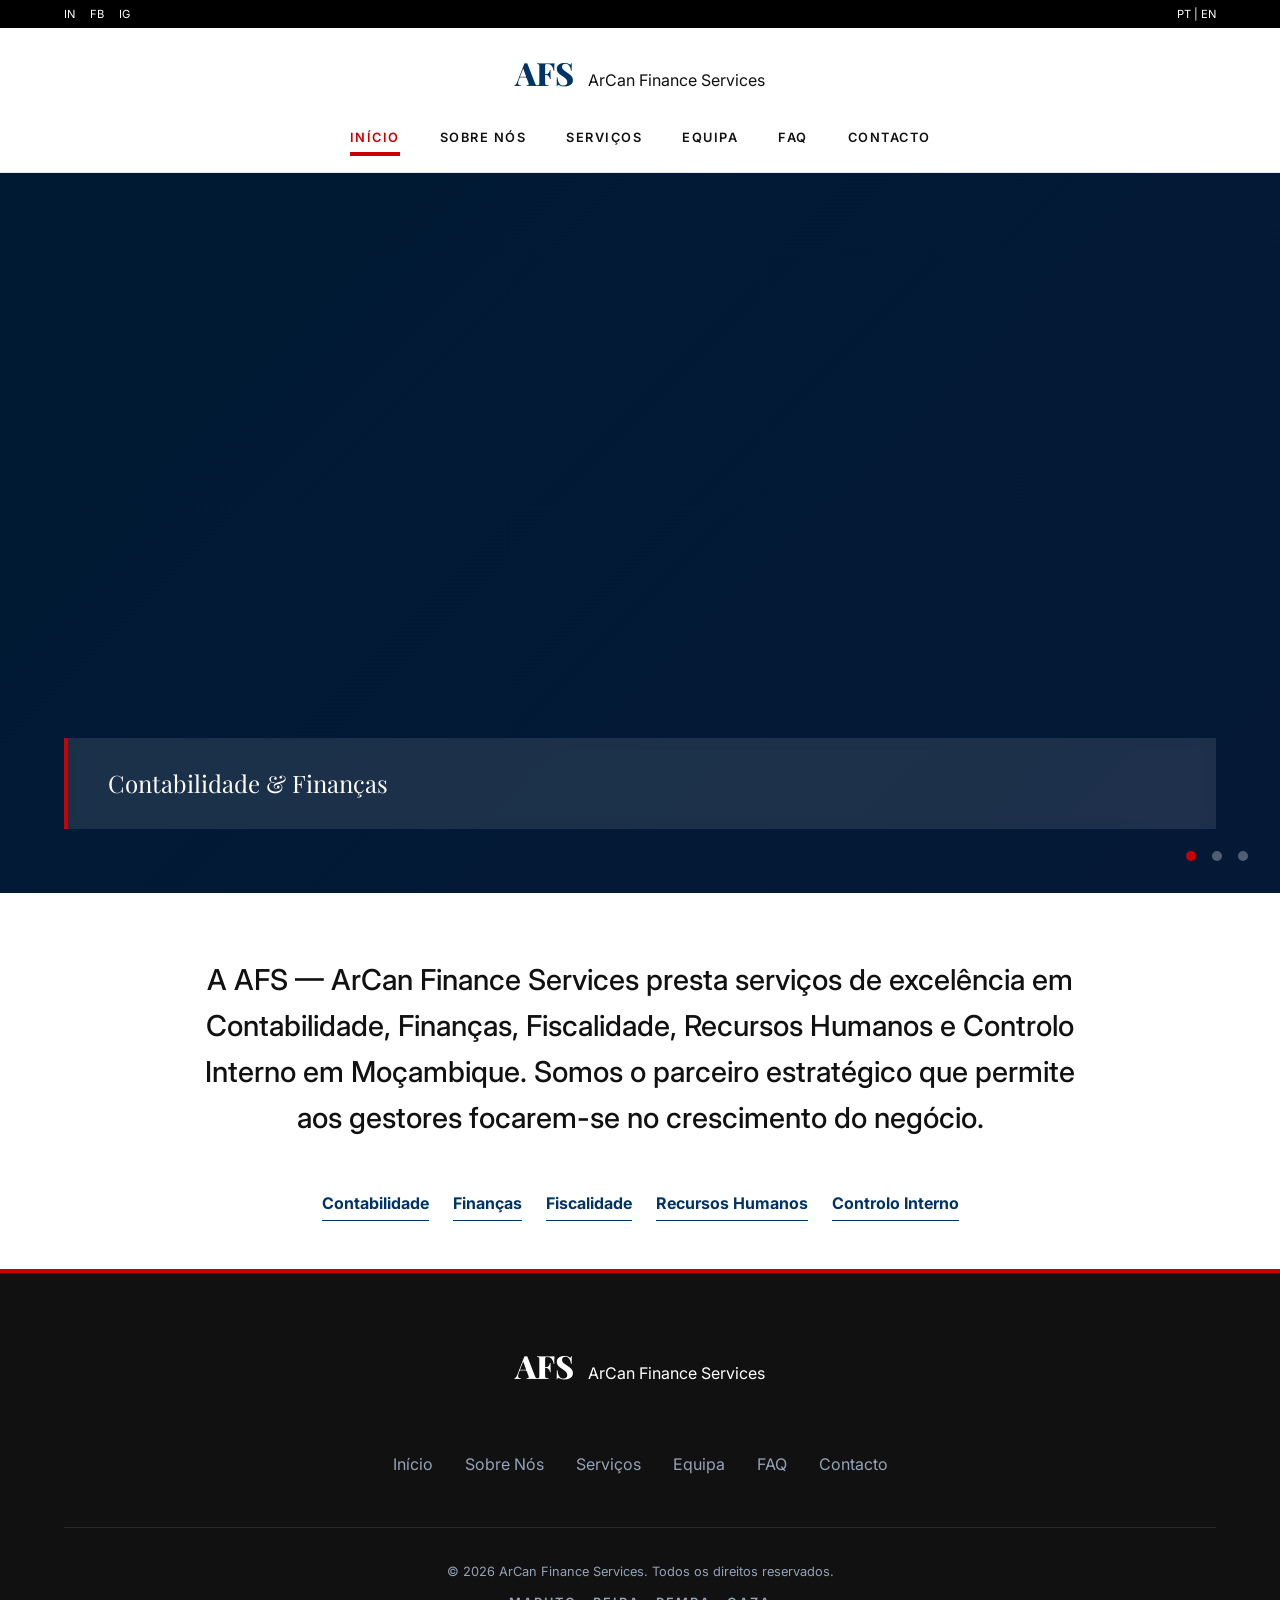
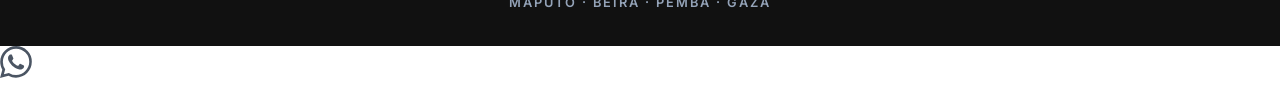
<file: index.html>
<!DOCTYPE html>
<html lang="pt-PT">
<head>
    <meta charset="UTF-8">
    <meta name="viewport" content="width=device-width, initial-scale=1.0">
    <title>AFS — ArCan Finance Services | Consultoria de Excelência</title>
    <meta name="description" content="A AFS presta serviços de excelência em Contabilidade, Finanças, Fiscalidade, Recursos Humanos e Controlo Interno em Moçambique.">
    
    <!-- Google Fonts -->
    <link rel="preconnect" href="https://fonts.googleapis.com">
    <link rel="preconnect" href="https://fonts.gstatic.com" crossorigin>
    <link href="https://fonts.googleapis.com/css2?family=Inter:wght@300;400;500;600;700;800&family=Playfair+Display:wght@600;700;800&display=swap" rel="stylesheet">
    
    <!-- CSS -->
    <link rel="stylesheet" href="styles-v31.css">
</head>
<body>

    <!-- TOP BAR -->
    <div class="top-bar">
        <div class="container top-bar-content">
            <div class="social-links">
                <a href="#" aria-label="LinkedIn">IN</a>
                <a href="#" aria-label="Facebook">FB</a>
                <a href="#" aria-label="Instagram">IG</a>
            </div>
            <div class="lang-selector">
                <span>PT</span> | <a href="#">EN</a>
            </div>
        </div>
    </div>

    <!-- NAVIGATION -->
    <nav class="navbar" id="navbar">
        <div class="container">
            <div class="nav-logo">
                <a href="index.html">
                    <span class="logo-main">AFS</span>
                    <span class="logo-sub">ArCan Finance Services</span>
                </a>
            </div>
            <div class="nav-links">
                <a href="index.html" class="nav-link active">Início</a>
                <a href="sobre.html" class="nav-link">Sobre Nós</a>
                <a href="servicos.html" class="nav-link">Serviços</a>
                <a href="equipa.html" class="nav-link">Equipa</a>
                <a href="faq.html" class="nav-link">FAQ</a>
                <a href="contacto.html" class="nav-link">Contacto</a>
            </div>

            <!-- MOBILE NAV BAR (Interslab Style) -->
            <div class="mobile-nav-toggle" id="hamburger">
                <span class="go-to-text">Go to...</span>
                <div class="hamburger-icon">
                    <span></span>
                    <span></span>
                    <span></span>
                </div>
            </div>
        </div>
        <!-- MOBILE MENU OVERLAY -->
        <div class="mobile-menu" id="mobile-menu">
            <div class="container">
                <div class="mobile-links">
                    <a href="index.html" class="mobile-link">Início</a>
                    <a href="sobre.html" class="mobile-link">Sobre Nós</a>
                    <a href="servicos.html" class="mobile-link">Serviços</a>
                    <a href="equipa.html" class="mobile-link">Equipa</a>
                    <a href="faq.html" class="mobile-link">FAQ</a>
                    <a href="contacto.html" class="mobile-link">Contacto</a>
                </div>
            </div>
        </div>
    </nav>

    <main>
        <!-- SECTION 1: HERO SLIDER -->
        <section id="inicio" class="hero-slider" style="padding: 0;">
            <div class="slide slide-1 active">
                <div class="container">
                    <div class="slide-label fade-in">Contabilidade & Finanças</div>
                </div>
            </div>
            <div class="slide slide-2">
                <div class="container">
                    <div class="slide-label fade-in">Fiscalidade & Recursos Humanos</div>
                </div>
            </div>
            <div class="slide slide-3">
                <div class="container">
                    <div class="slide-label fade-in">Controlo Interno & Outsourcing</div>
                </div>
            </div>
            
            <div class="slider-nav">
                <span class="dot active" data-index="0"></span>
                <span class="dot" data-index="1"></span>
                <span class="dot" data-index="2"></span>
            </div>
        </section>

        <!-- SECTION 2: INTRO BLOCK -->
        <section class="section-white">
            <div class="container">
                <div class="intro-block fade-in">
                    <p class="intro-text">
                        A AFS — ArCan Finance Services presta serviços de excelência em Contabilidade, Finanças, Fiscalidade, Recursos Humanos e Controlo Interno em Moçambique. Somos o parceiro estratégico que permite aos gestores focarem-se no crescimento do negócio.
                    </p>
                    <div class="service-links">
                        <a href="servicos.html" class="service-link">Contabilidade</a>
                        <a href="servicos.html" class="service-link">Finanças</a>
                        <a href="servicos.html" class="service-link">Fiscalidade</a>
                        <a href="servicos.html" class="service-link">Recursos Humanos</a>
                        <a href="servicos.html" class="service-link">Controlo Interno</a>
                    </div>
                </div>
            </div>
        </section>

    </main>

    <!-- FOOTER -->
    <footer class="footer">
        <div class="container">
            <div class="footer-content">
                <div class="nav-logo">
                    <a href="index.html">
                        <span class="logo-main" style="color: white;">AFS</span>
                        <span class="logo-sub" style="color: white;">ArCan Finance Services</span>
                    </a>
                </div>
                <div class="footer-links">
                    <a href="index.html">Início</a>
                    <a href="sobre.html">Sobre Nós</a>
                    <a href="servicos.html">Serviços</a>
                    <a href="equipa.html">Equipa</a>
                    <a href="faq.html">FAQ</a>
                    <a href="contacto.html">Contacto</a>
                </div>
            </div>
            <div class="footer-bottom">
                <p>&copy; 2026 ArCan Finance Services. Todos os direitos reservados.</p>
                <p style="margin-top: 0.5rem; letter-spacing: 2px; font-weight: 600;">MAPUTO · BEIRA · PEMBA · GAZA</p>
            </div>
        </div>
    </footer>

    <a href="https://wa.me/258875336331" class="wa-float" id="whatsapp-btn" target="_blank">
        <svg viewBox="0 0 24 24" width="32" height="32" fill="currentColor">
            <path d="M17.472 14.382c-.297-.149-1.758-.867-2.03-.967-.273-.099-.471-.148-.67.15-.197.297-.767.966-.94 1.164-.173.199-.347.223-.644.075-.297-.15-1.255-.463-2.39-1.475-.883-.788-1.48-1.761-1.653-2.059-.173-.297-.018-.458.13-.606.134-.133.298-.347.446-.52.149-.174.198-.298.298-.497.099-.198.05-.371-.025-.52-.075-.149-.669-1.612-.916-2.207-.242-.579-.487-.5-.669-.51-.173-.008-.371-.01-.57-.01-.198 0-.52.074-.792.372-.272.297-1.04 1.016-1.04 2.479 0 1.462 1.065 2.875 1.213 3.074.149.198 2.096 3.2 5.077 4.487.709.306 1.262.489 1.694.625.712.227 1.36.195 1.871.118.571-.085 1.758-.719 2.006-1.413.248-.694.248-1.289.173-1.413-.074-.124-.272-.198-.57-.347m-5.421 7.403h-.004a9.87 9.87 0 01-5.031-1.378l-.361-.214-3.741.982.998-3.648-.235-.374a9.86 9.86 0 01-1.51-5.26c.001-5.45 4.436-9.884 9.888-9.884 2.64 0 5.122 1.03 6.988 2.898a9.825 9.825 0 012.893 6.994c-.003 5.45-4.437 9.884-9.885 9.884m8.413-18.297A11.815 11.815 0 0012.05 0C5.495 0 .16 5.335.157 11.892c0 2.096.547 4.142 1.588 5.945L0 24l6.335-1.662c1.72.938 3.659 1.435 5.631 1.435h.008c6.554 0 11.89-5.335 11.893-11.893a11.821 11.821 0 00-3.48-8.413Z"/>
        </svg>
    </a>

    <!-- JS -->
    <script src="script-v31.js"></script>
</body>
</html>
</file>
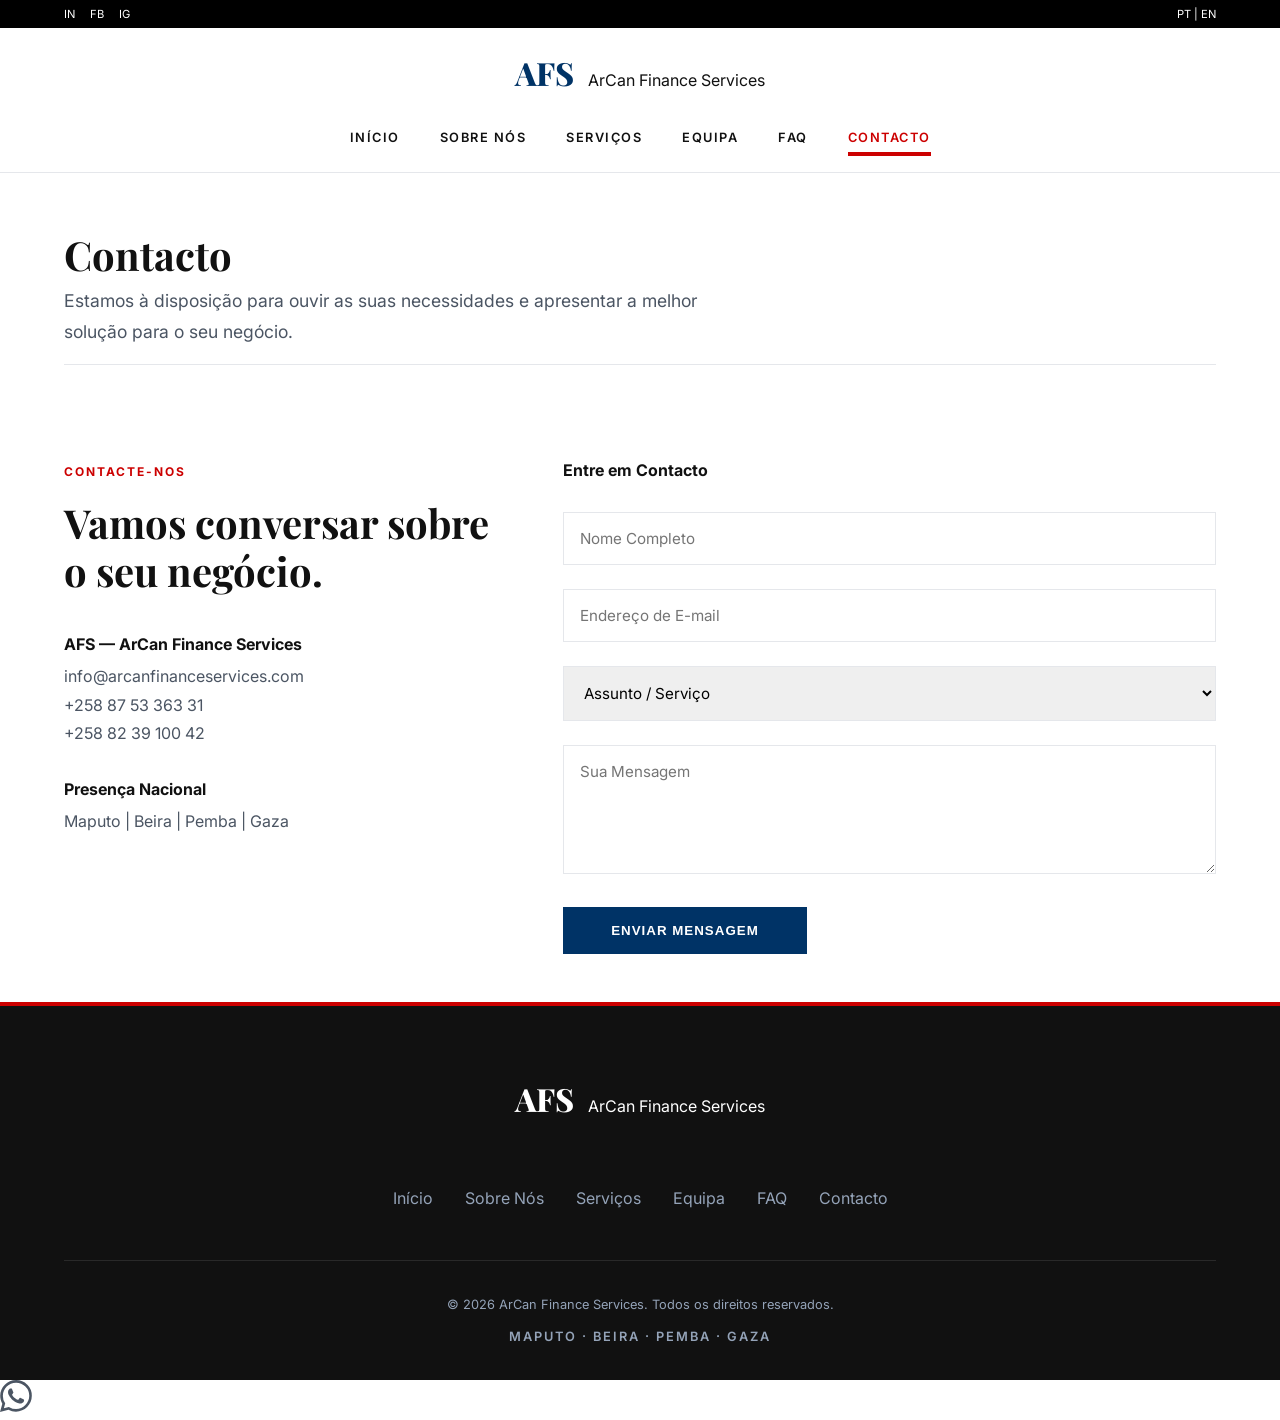
<file: contacto.html>
<!DOCTYPE html>
<html lang="pt-PT">
<head>
    <meta charset="UTF-8">
    <meta name="viewport" content="width=device-width, initial-scale=1.0">
    <title>Contacto | AFS — ArCan Finance Services</title>
    <meta name="description" content="Entre em contacto com a AFS para discutir como podemos ajudar a sua empresa a crescer.">
    <link rel="preconnect" href="https://fonts.googleapis.com">
    <link rel="preconnect" href="https://fonts.gstatic.com" crossorigin>
    <link href="https://fonts.googleapis.com/css2?family=Inter:wght@300;400;500;600;700;800&family=Playfair+Display:wght@600;700;800&display=swap" rel="stylesheet">
    <link rel="stylesheet" href="styles-v31.css">
</head>
<body>

    <!-- TOP BAR -->
    <div class="top-bar">
        <div class="container top-bar-content">
            <div class="social-links">
                <a href="#" aria-label="LinkedIn">IN</a>
                <a href="#" aria-label="Facebook">FB</a>
                <a href="#" aria-label="Instagram">IG</a>
            </div>
            <div class="lang-selector">
                <span>PT</span> | <a href="#">EN</a>
            </div>
        </div>
    </div>

    <!-- NAVIGATION -->
    <nav class="navbar" id="navbar">
        <div class="container">
            <div class="nav-logo">
                <a href="index.html">
                    <span class="logo-main">AFS</span>
                    <span class="logo-sub">ArCan Finance Services</span>
                </a>
            </div>
            <div class="nav-links">
                <a href="index.html" class="nav-link">Início</a>
                <a href="sobre.html" class="nav-link">Sobre Nós</a>
                <a href="servicos.html" class="nav-link">Serviços</a>
                <a href="equipa.html" class="nav-link">Equipa</a>
                <a href="faq.html" class="nav-link">FAQ</a>
                <a href="contacto.html" class="nav-link active">Contacto</a>
            </div>
            <div class="mobile-nav-toggle" id="hamburger">
                <span class="go-to-text">Go to...</span>
                <div class="hamburger-icon">
                    <span></span>
                    <span></span>
                    <span></span>
                </div>
            </div>
        </div>
        <div class="mobile-menu" id="mobile-menu">
            <div class="container">
                <div class="mobile-links">
                    <a href="index.html" class="mobile-link">Início</a>
                    <a href="sobre.html" class="mobile-link">Sobre Nós</a>
                    <a href="servicos.html" class="mobile-link">Serviços</a>
                    <a href="equipa.html" class="mobile-link">Equipa</a>
                    <a href="faq.html" class="mobile-link">FAQ</a>
                    <a href="contacto.html" class="mobile-link">Contacto</a>
                </div>
            </div>
        </div>
    </nav>

    <main>
        <div class="container">
            <div class="page-intro fade-in">
                <h1>Contacto</h1>
                <p>Estamos à disposição para ouvir as suas necessidades e apresentar a melhor solução para o seu negócio.</p>
            </div>
        </div>

        <!-- SECTION: CONTACTO -->
        <section id="contacto" class="section-white">
            <div class="container">
                <div class="contact-grid">
                    <div class="contact-info fade-in">
                        <span class="overline">Contacte-nos</span>
                        <h2 style="font-size: 2.5rem; margin-bottom: 2.5rem;">Vamos conversar sobre o seu negócio.</h2>
                        
                        <div style="margin-bottom: 2rem;">
                            <h4 style="font-family: var(--font-body); font-weight: 700; margin-bottom: 0.5rem;">AFS — ArCan Finance Services</h4>
                            <p>info@arcanfinanceservices.com</p>
                            <p>+258 87 53 363 31</p>
                            <p>+258 82 39 100 42</p>
                        </div>
                        
                        <div>
                            <h4 style="font-family: var(--font-body); font-weight: 700; margin-bottom: 0.5rem;">Presença Nacional</h4>
                            <p>Maputo | Beira | Pemba | Gaza</p>
                        </div>
                    </div>
                    
                    <div class="contact-form fade-in">
                        <h4 style="font-family: var(--font-body); font-weight: 700; margin-bottom: 2rem;">Entre em Contacto</h4>
                        <form id="contact-form">
                            <div class="form-group">
                                <input type="text" placeholder="Nome Completo" required>
                            </div>
                            <div class="form-group">
                                <input type="email" placeholder="Endereço de E-mail" required>
                            </div>
                            <div class="form-group">
                                <select required>
                                    <option value="" disabled selected>Assunto / Serviço</option>
                                    <option value="contabilidade">Contabilidade</option>
                                    <option value="financas">Finanças</option>
                                    <option value="fiscalidade">Fiscalidade</option>
                                    <option value="rh">Recursos Humanos</option>
                                    <option value="outro">Outro</option>
                                </select>
                            </div>
                            <div class="form-group">
                                <textarea rows="5" placeholder="Sua Mensagem" required></textarea>
                            </div>
                            <button type="submit" class="btn-submit">Enviar Mensagem</button>
                        </form>
                    </div>
                </div>
            </div>
        </section>
    </main>

    <!-- FOOTER -->
    <footer class="footer">
        <div class="container">
            <div class="footer-content">
                <div class="nav-logo">
                    <a href="index.html">
                        <span class="logo-main" style="color: white;">AFS</span>
                        <span class="logo-sub" style="color: white;">ArCan Finance Services</span>
                    </a>
                </div>
                <div class="footer-links">
                    <a href="index.html">Início</a>
                    <a href="sobre.html">Sobre Nós</a>
                    <a href="servicos.html">Serviços</a>
                    <a href="equipa.html">Equipa</a>
                    <a href="faq.html">FAQ</a>
                    <a href="contacto.html">Contacto</a>
                </div>
            </div>
            <div class="footer-bottom">
                <p>&copy; 2026 ArCan Finance Services. Todos os direitos reservados.</p>
                <p style="margin-top: 0.5rem; letter-spacing: 2px; font-weight: 600;">MAPUTO · BEIRA · PEMBA · GAZA</p>
            </div>
        </div>
    </footer>

    <a href="https://wa.me/258875336331" class="wa-float" id="whatsapp-btn" target="_blank">
        <svg viewBox="0 0 24 24" width="32" height="32" fill="currentColor">
            <path d="M17.472 14.382c-.297-.149-1.758-.867-2.03-.967-.273-.099-.471-.148-.67.15-.197.297-.767.966-.94 1.164-.173.199-.347.223-.644.075-.297-.15-1.255-.463-2.39-1.475-.883-.788-1.48-1.761-1.653-2.059-.173-.297-.018-.458.13-.606.134-.133.298-.347.446-.52.149-.174.198-.298.298-.497.099-.198.05-.371-.025-.52-.075-.149-.669-1.612-.916-2.207-.242-.579-.487-.5-.669-.51-.173-.008-.371-.01-.57-.01-.198 0-.52.074-.792.372-.272.297-1.04 1.016-1.04 2.479 0 1.462 1.065 2.875 1.213 3.074.149.198 2.096 3.2 5.077 4.487.709.306 1.262.489 1.694.625.712.227 1.36.195 1.871.118.571-.085 1.758-.719 2.006-1.413.248-.694.248-1.289.173-1.413-.074-.124-.272-.198-.57-.347m-5.421 7.403h-.004a9.87 9.87 0 01-5.031-1.378l-.361-.214-3.741.982.998-3.648-.235-.374a9.86 9.86 0 01-1.51-5.26c.001-5.45 4.436-9.884 9.888-9.884 2.64 0 5.122 1.03 6.988 2.898a9.825 9.825 0 012.893 6.994c-.003 5.45-4.437 9.884-9.885 9.884m8.413-18.297A11.815 11.815 0 0012.05 0C5.495 0 .16 5.335.157 11.892c0 2.096.547 4.142 1.588 5.945L0 24l6.335-1.662c1.72.938 3.659 1.435 5.631 1.435h.008c6.554 0 11.89-5.335 11.893-11.893a11.821 11.821 0 00-3.48-8.413Z"/>
        </svg>
    </a>

    <script src="script-v31.js"></script>
</body>
</html>
</file>
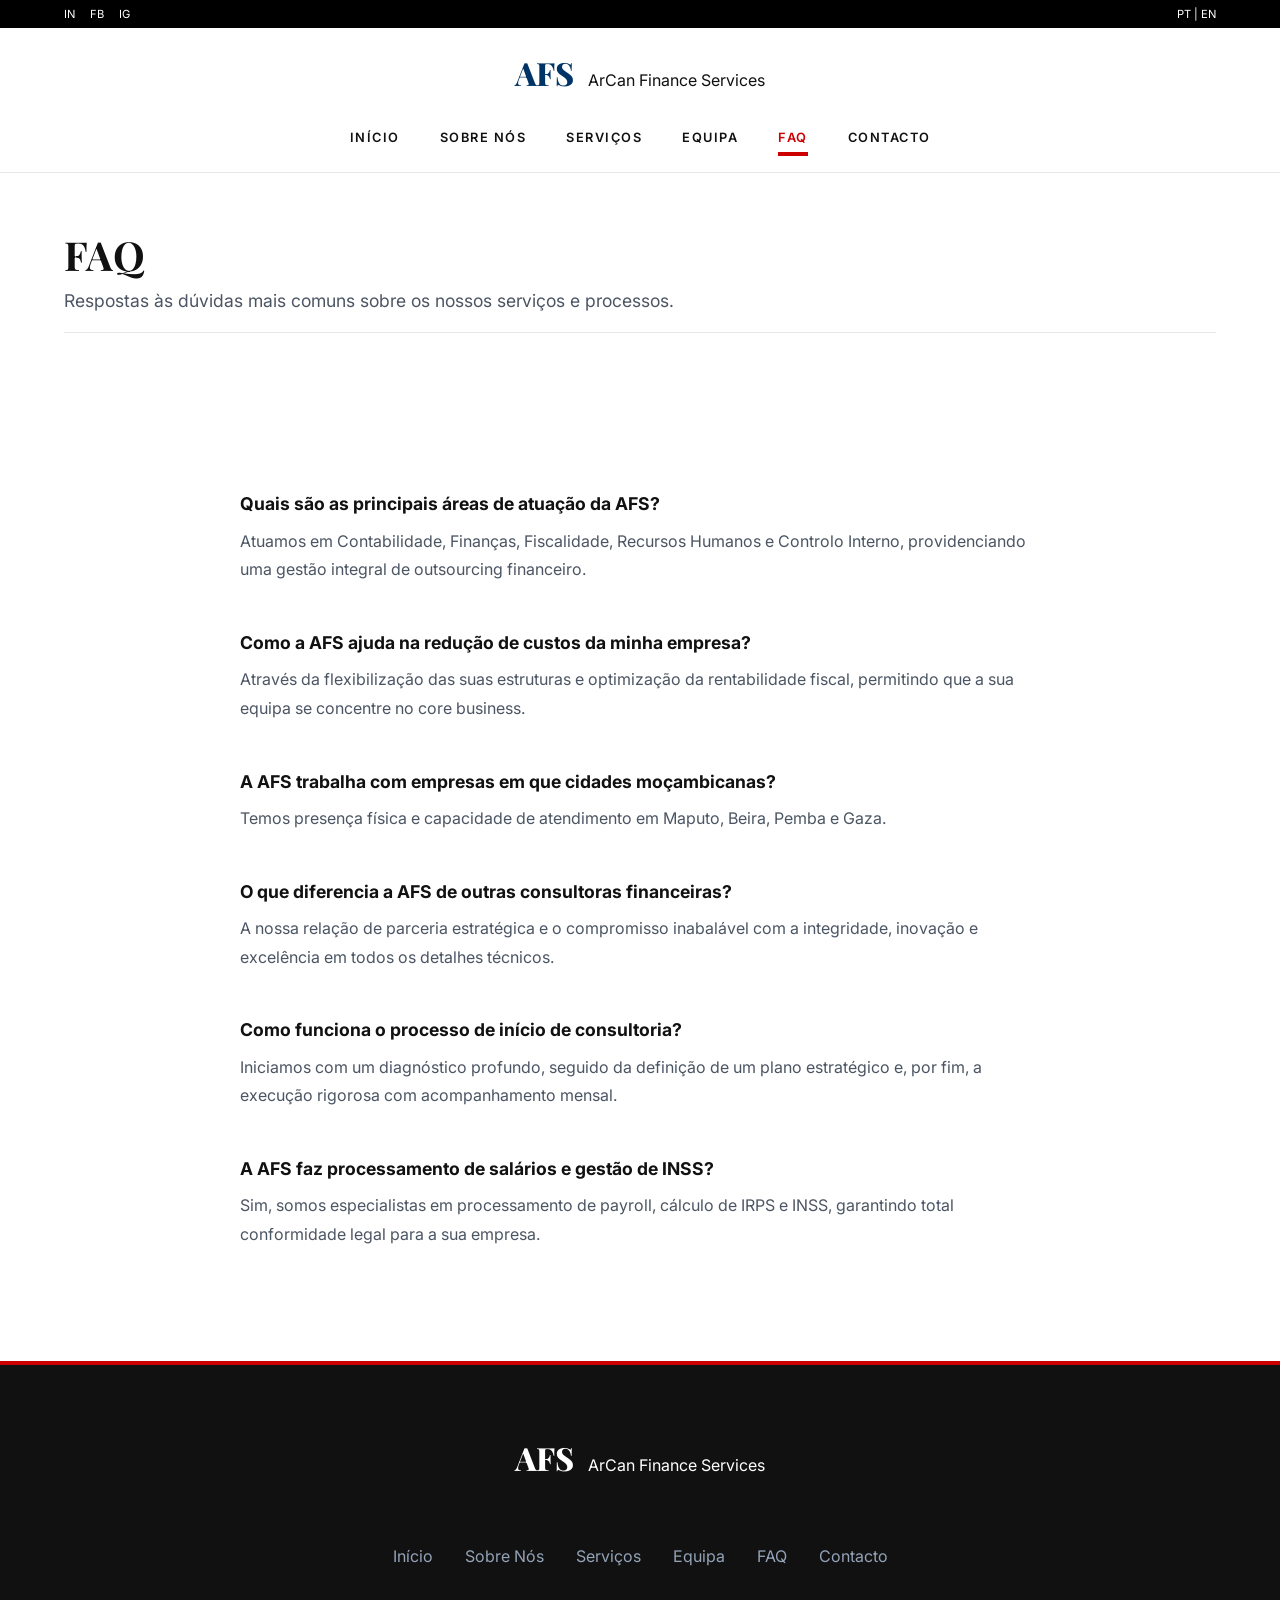
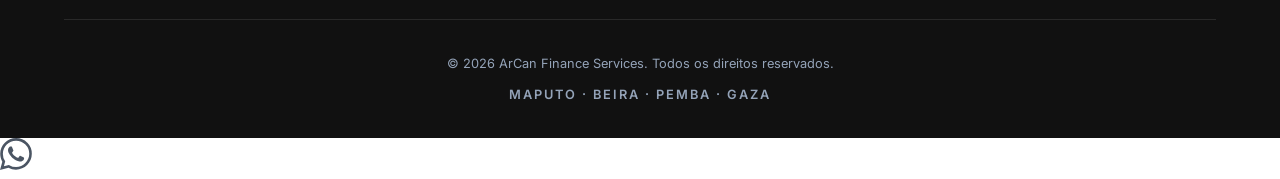
<file: faq.html>
<!DOCTYPE html>
<html lang="pt-PT">
<head>
    <meta charset="UTF-8">
    <meta name="viewport" content="width=device-width, initial-scale=1.0">
    <title>FAQ | AFS — ArCan Finance Services</title>
    <meta name="description" content="Perguntas frequentes sobre os serviços de consultoria da AFS.">
    <link rel="preconnect" href="https://fonts.googleapis.com">
    <link rel="preconnect" href="https://fonts.gstatic.com" crossorigin>
    <link href="https://fonts.googleapis.com/css2?family=Inter:wght@300;400;500;600;700;800&family=Playfair+Display:wght@600;700;800&display=swap" rel="stylesheet">
    <link rel="stylesheet" href="styles-v31.css">
</head>
<body>

    <!-- TOP BAR -->
    <div class="top-bar">
        <div class="container top-bar-content">
            <div class="social-links">
                <a href="#" aria-label="LinkedIn">IN</a>
                <a href="#" aria-label="Facebook">FB</a>
                <a href="#" aria-label="Instagram">IG</a>
            </div>
            <div class="lang-selector">
                <span>PT</span> | <a href="#">EN</a>
            </div>
        </div>
    </div>

    <!-- NAVIGATION -->
    <nav class="navbar" id="navbar">
        <div class="container">
            <div class="nav-logo">
                <a href="index.html">
                    <span class="logo-main">AFS</span>
                    <span class="logo-sub">ArCan Finance Services</span>
                </a>
            </div>
            <div class="nav-links">
                <a href="index.html" class="nav-link">Início</a>
                <a href="sobre.html" class="nav-link">Sobre Nós</a>
                <a href="servicos.html" class="nav-link">Serviços</a>
                <a href="equipa.html" class="nav-link">Equipa</a>
                <a href="faq.html" class="nav-link active">FAQ</a>
                <a href="contacto.html" class="nav-link">Contacto</a>
            </div>
            <div class="mobile-nav-toggle" id="hamburger">
                <span class="go-to-text">Go to...</span>
                <div class="hamburger-icon">
                    <span></span>
                    <span></span>
                    <span></span>
                </div>
            </div>
        </div>
        <div class="mobile-menu" id="mobile-menu">
            <div class="container">
                <div class="mobile-links">
                    <a href="index.html" class="mobile-link">Início</a>
                    <a href="sobre.html" class="mobile-link">Sobre Nós</a>
                    <a href="servicos.html" class="mobile-link">Serviços</a>
                    <a href="equipa.html" class="mobile-link">Equipa</a>
                    <a href="faq.html" class="mobile-link">FAQ</a>
                    <a href="contacto.html" class="mobile-link">Contacto</a>
                </div>
            </div>
        </div>
    </nav>

    <main>
        <div class="container">
            <div class="page-intro fade-in">
                <h1>FAQ</h1>
                <p>Respostas às dúvidas mais comuns sobre os nossos serviços e processos.</p>
            </div>
        </div>

        <!-- SECTION: FAQ -->
        <section id="faq" class="section-white">
            <div class="container">
                <div class="faq-container">
                    <div class="faq-item fade-in">
                        <h4>Quais são as principais áreas de atuação da AFS?</h4>
                        <p>Atuamos em Contabilidade, Finanças, Fiscalidade, Recursos Humanos e Controlo Interno, providenciando uma gestão integral de outsourcing financeiro.</p>
                    </div>
                    <div class="faq-item fade-in">
                        <h4>Como a AFS ajuda na redução de custos da minha empresa?</h4>
                        <p>Através da flexibilização das suas estruturas e optimização da rentabilidade fiscal, permitindo que a sua equipa se concentre no core business.</p>
                    </div>
                    <div class="faq-item fade-in">
                        <h4>A AFS trabalha com empresas em que cidades moçambicanas?</h4>
                        <p>Temos presença física e capacidade de atendimento em Maputo, Beira, Pemba e Gaza.</p>
                    </div>
                    <div class="faq-item fade-in">
                        <h4>O que diferencia a AFS de outras consultoras financeiras?</h4>
                        <p>A nossa relação de parceria estratégica e o compromisso inabalável com a integridade, inovação e excelência em todos os detalhes técnicos.</p>
                    </div>
                    <div class="faq-item fade-in">
                        <h4>Como funciona o processo de início de consultoria?</h4>
                        <p>Iniciamos com um diagnóstico profundo, seguido da definição de um plano estratégico e, por fim, a execução rigorosa com acompanhamento mensal.</p>
                    </div>
                    <div class="faq-item fade-in">
                        <h4>A AFS faz processamento de salários e gestão de INSS?</h4>
                        <p>Sim, somos especialistas em processamento de payroll, cálculo de IRPS e INSS, garantindo total conformidade legal para a sua empresa.</p>
                    </div>
                </div>
            </div>
        </section>
    </main>

    <!-- FOOTER -->
    <footer class="footer">
        <div class="container">
            <div class="footer-content">
                <div class="nav-logo">
                    <a href="index.html">
                        <span class="logo-main" style="color: white;">AFS</span>
                        <span class="logo-sub" style="color: white;">ArCan Finance Services</span>
                    </a>
                </div>
                <div class="footer-links">
                    <a href="index.html">Início</a>
                    <a href="sobre.html">Sobre Nós</a>
                    <a href="servicos.html">Serviços</a>
                    <a href="equipa.html">Equipa</a>
                    <a href="faq.html">FAQ</a>
                    <a href="contacto.html">Contacto</a>
                </div>
            </div>
            <div class="footer-bottom">
                <p>&copy; 2026 ArCan Finance Services. Todos os direitos reservados.</p>
                <p style="margin-top: 0.5rem; letter-spacing: 2px; font-weight: 600;">MAPUTO · BEIRA · PEMBA · GAZA</p>
            </div>
        </div>
    </footer>

    <a href="https://wa.me/258875336331" class="wa-float" id="whatsapp-btn" target="_blank">
        <svg viewBox="0 0 24 24" width="32" height="32" fill="currentColor">
            <path d="M17.472 14.382c-.297-.149-1.758-.867-2.03-.967-.273-.099-.471-.148-.67.15-.197.297-.767.966-.94 1.164-.173.199-.347.223-.644.075-.297-.15-1.255-.463-2.39-1.475-.883-.788-1.48-1.761-1.653-2.059-.173-.297-.018-.458.13-.606.134-.133.298-.347.446-.52.149-.174.198-.298.298-.497.099-.198.05-.371-.025-.52-.075-.149-.669-1.612-.916-2.207-.242-.579-.487-.5-.669-.51-.173-.008-.371-.01-.57-.01-.198 0-.52.074-.792.372-.272.297-1.04 1.016-1.04 2.479 0 1.462 1.065 2.875 1.213 3.074.149.198 2.096 3.2 5.077 4.487.709.306 1.262.489 1.694.625.712.227 1.36.195 1.871.118.571-.085 1.758-.719 2.006-1.413.248-.694.248-1.289.173-1.413-.074-.124-.272-.198-.57-.347m-5.421 7.403h-.004a9.87 9.87 0 01-5.031-1.378l-.361-.214-3.741.982.998-3.648-.235-.374a9.86 9.86 0 01-1.51-5.26c.001-5.45 4.436-9.884 9.888-9.884 2.64 0 5.122 1.03 6.988 2.898a9.825 9.825 0 012.893 6.994c-.003 5.45-4.437 9.884-9.885 9.884m8.413-18.297A11.815 11.815 0 0012.05 0C5.495 0 .16 5.335.157 11.892c0 2.096.547 4.142 1.588 5.945L0 24l6.335-1.662c1.72.938 3.659 1.435 5.631 1.435h.008c6.554 0 11.89-5.335 11.893-11.893a11.821 11.821 0 00-3.48-8.413Z"/>
        </svg>
    </a>

    <script src="script-v31.js"></script>
</body>
</html>
</file>
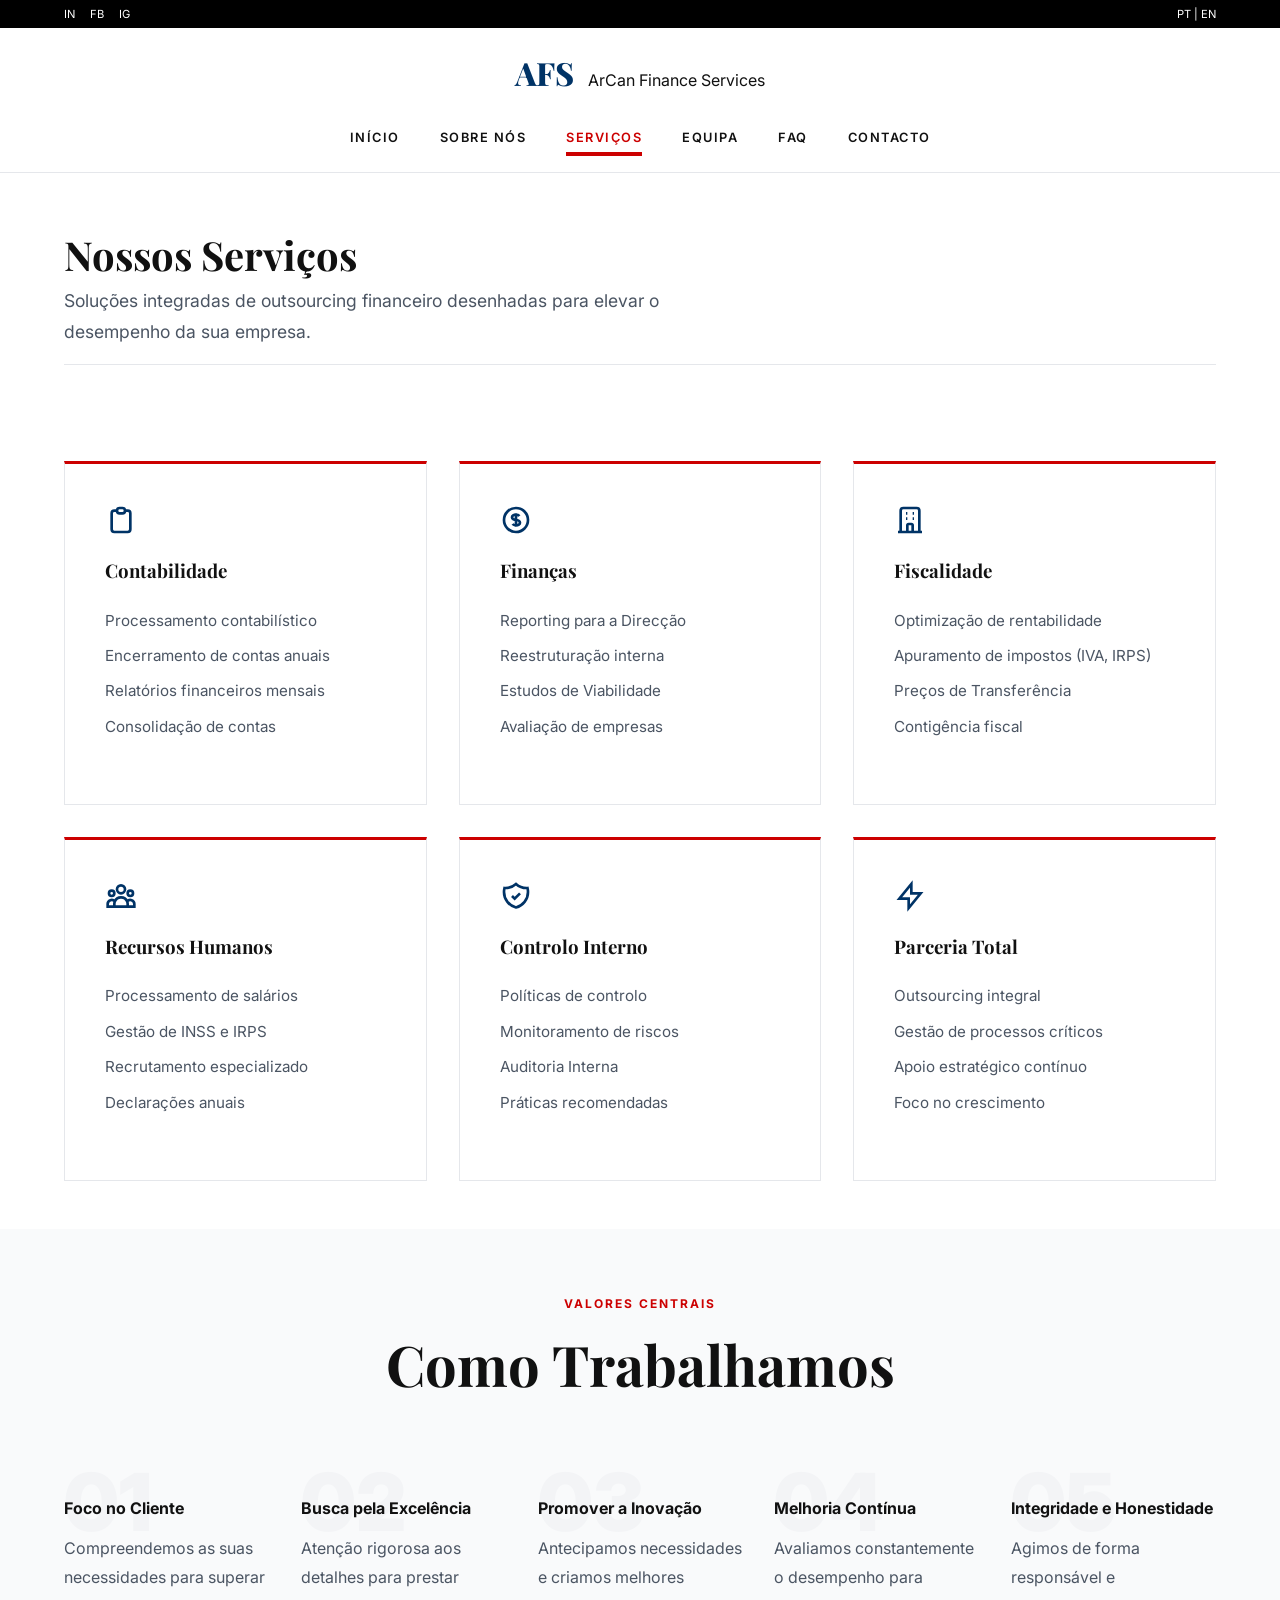
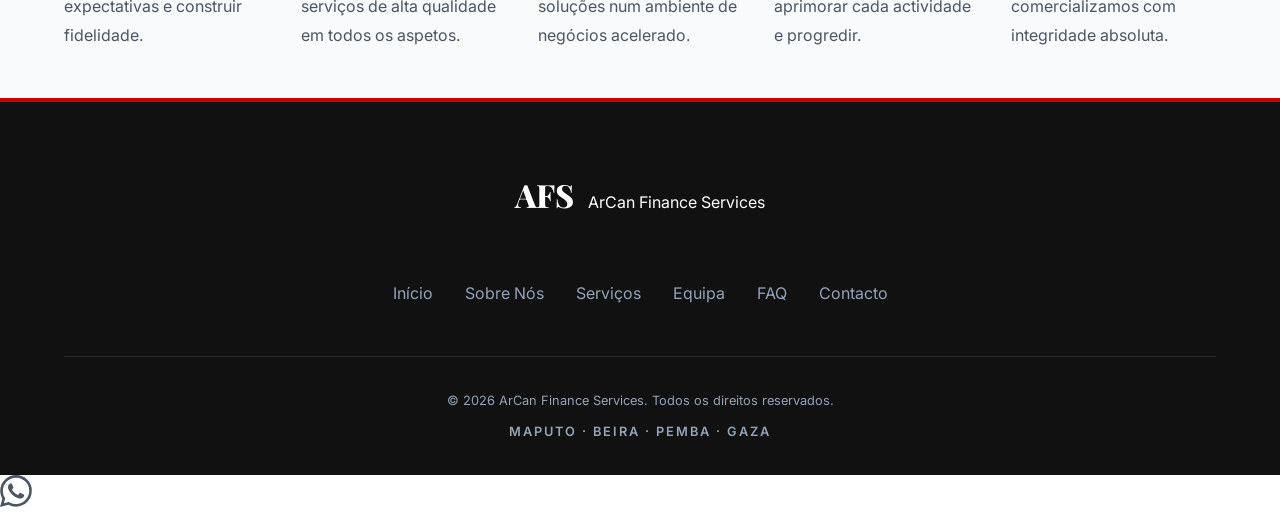
<file: servicos.html>
<!DOCTYPE html>
<html lang="pt-PT">
<head>
    <meta charset="UTF-8">
    <meta name="viewport" content="width=device-width, initial-scale=1.0">
    <title>Serviços | AFS — ArCan Finance Services</title>
    <meta name="description" content="Explore as nossas soluções integradas de Contabilidade, Finanças, Fiscalidade, Recursos Humanos e Controlo Interno.">
    <link rel="preconnect" href="https://fonts.googleapis.com">
    <link rel="preconnect" href="https://fonts.gstatic.com" crossorigin>
    <link href="https://fonts.googleapis.com/css2?family=Inter:wght@300;400;500;600;700;800&family=Playfair+Display:wght@600;700;800&display=swap" rel="stylesheet">
    <link rel="stylesheet" href="styles-v31.css">
</head>
<body>

    <!-- TOP BAR -->
    <div class="top-bar">
        <div class="container top-bar-content">
            <div class="social-links">
                <a href="#" aria-label="LinkedIn">IN</a>
                <a href="#" aria-label="Facebook">FB</a>
                <a href="#" aria-label="Instagram">IG</a>
            </div>
            <div class="lang-selector">
                <span>PT</span> | <a href="#">EN</a>
            </div>
        </div>
    </div>

    <!-- NAVIGATION -->
    <nav class="navbar" id="navbar">
        <div class="container">
            <div class="nav-logo">
                <a href="index.html">
                    <span class="logo-main">AFS</span>
                    <span class="logo-sub">ArCan Finance Services</span>
                </a>
            </div>
            <div class="nav-links">
                <a href="index.html" class="nav-link">Início</a>
                <a href="sobre.html" class="nav-link">Sobre Nós</a>
                <a href="servicos.html" class="nav-link active">Serviços</a>
                <a href="equipa.html" class="nav-link">Equipa</a>
                <a href="faq.html" class="nav-link">FAQ</a>
                <a href="contacto.html" class="nav-link">Contacto</a>
            </div>
            <div class="mobile-nav-toggle" id="hamburger">
                <span class="go-to-text">Go to...</span>
                <div class="hamburger-icon">
                    <span></span>
                    <span></span>
                    <span></span>
                </div>
            </div>
        </div>
        <div class="mobile-menu" id="mobile-menu">
            <div class="container">
                <div class="mobile-links">
                    <a href="index.html" class="mobile-link">Início</a>
                    <a href="sobre.html" class="mobile-link">Sobre Nós</a>
                    <a href="servicos.html" class="mobile-link">Serviços</a>
                    <a href="equipa.html" class="mobile-link">Equipa</a>
                    <a href="faq.html" class="mobile-link">FAQ</a>
                    <a href="contacto.html" class="mobile-link">Contacto</a>
                </div>
            </div>
        </div>
    </nav>

    <main>
        <div class="container">
            <div class="page-intro fade-in">
                <h1>Nossos Serviços</h1>
                <p>Soluções integradas de outsourcing financeiro desenhadas para elevar o desempenho da sua empresa.</p>
            </div>
        </div>

        <!-- SECTION: SERVIÇOS -->
        <section id="servicos" class="section-white">
            <div class="container">
                <div class="services-grid">
                    <!-- Service 1 -->
                    <div class="service-card fade-in">
                        <div class="card-icon">
                            <svg viewBox="0 0 24 24" width="32" height="32" fill="none" stroke="currentColor" stroke-width="2">
                                <path d="M9 5H7a2 2 0 00-2 2v12a2 2 0 002 2h10a2 2 0 002-2V7a2 2 0 00-2-2h-2M9 5a2 2 0 002 2h2a2 2 0 002-2M9 5a2 2 0 012-2h2a2 2 0 012 2"/>
                            </svg>
                        </div>
                        <h3>Contabilidade</h3>
                        <ul class="card-list">
                            <li>Processamento contabilístico</li>
                            <li>Encerramento de contas anuais</li>
                            <li>Relatórios financeiros mensais</li>
                            <li>Consolidação de contas</li>
                        </ul>
                    </div>

                    <!-- Service 2 -->
                    <div class="service-card fade-in">
                        <div class="card-icon">
                            <svg viewBox="0 0 24 24" width="32" height="32" fill="none" stroke="currentColor" stroke-width="2">
                                <path d="M12 8c-1.657 0-3 .895-3 2s1.343 2 3 2 3 .895 3 2-1.343 2-3 2m0-8c1.11 0 2.08.402 2.599 1M12 8V7m0 1v8m0 0v1m0-1c-1.11 0-2.08-.402-2.599-1M21 12a9 9 0 11-18 0 9 9 0 0118 0z"/>
                            </svg>
                        </div>
                        <h3>Finanças</h3>
                        <ul class="card-list">
                            <li>Reporting para a Direcção</li>
                            <li>Reestruturação interna</li>
                            <li>Estudos de Viabilidade</li>
                            <li>Avaliação de empresas</li>
                        </ul>
                    </div>

                    <!-- Service 3 -->
                    <div class="service-card fade-in">
                        <div class="card-icon">
                            <svg viewBox="0 0 24 24" width="32" height="32" fill="none" stroke="currentColor" stroke-width="2">
                                <path d="M19 21V5a2 2 0 00-2-2H7a2 2 0 00-2 2v16m14 0h2m-2 0h-5m-9 0H3m2 0h5M9 7h1m-1 4h1m4-4h1m-1 4h1m-5 10v-5a1 1 0 011-1h2a1 1 0 011 1v5m-4 0h4"/>
                            </svg>
                        </div>
                        <h3>Fiscalidade</h3>
                        <ul class="card-list">
                            <li>Optimização de rentabilidade</li>
                            <li>Apuramento de impostos (IVA, IRPS)</li>
                            <li>Preços de Transferência</li>
                            <li>Contigência fiscal</li>
                        </ul>
                    </div>

                    <!-- Service 4 -->
                    <div class="service-card fade-in">
                        <div class="card-icon">
                            <svg viewBox="0 0 24 24" width="32" height="32" fill="none" stroke="currentColor" stroke-width="2">
                                <path d="M17 20h5v-2a3 3 0 00-5.356-1.857M17 20H7m10 0v-2c0-.656-.126-1.283-.356-1.857M7 20H2v-2a3 3 0 015.356-1.857M7 20v-2c0-.656.126-1.283.356-1.857m0 0a5.002 5.002 0 019.288 0M15 7a3 3 0 11-6 0 3 3 0 016 0zm6 3a2 2 0 11-4 0 2 2 0 014 0zM7 10a2 2 0 11-4 0 2 2 0 014 0z"/>
                            </svg>
                        </div>
                        <h3>Recursos Humanos</h3>
                        <ul class="card-list">
                            <li>Processamento de salários</li>
                            <li>Gestão de INSS e IRPS</li>
                            <li>Recrutamento especializado</li>
                            <li>Declarações anuais</li>
                        </ul>
                    </div>

                    <!-- Service 5 -->
                    <div class="service-card fade-in">
                        <div class="card-icon">
                            <svg viewBox="0 0 24 24" width="32" height="32" fill="none" stroke="currentColor" stroke-width="2">
                                <path d="M9 12l2 2 4-4m5.618-4.016A11.955 11.955 0 0112 2.944a11.955 11.955 0 01-8.618 3.04A12.02 12.02 0 003 9c0 5.591 3.824 10.29 9 11.622 5.176-1.332 9-6.03 9-11.622 0-1.042-.133-2.052-.382-3.016z"/>
                            </svg>
                        </div>
                        <h3>Controlo Interno</h3>
                        <ul class="card-list">
                            <li>Políticas de controlo</li>
                            <li>Monitoramento de riscos</li>
                            <li>Auditoria Interna</li>
                            <li>Práticas recomendadas</li>
                        </ul>
                    </div>

                    <!-- Service 6 -->
                    <div class="service-card fade-in">
                        <div class="card-icon">
                            <svg viewBox="0 0 24 24" width="32" height="32" fill="none" stroke="currentColor" stroke-width="2">
                                <path d="M13 10V3L4 14h7v7l9-11h-7z"/>
                            </svg>
                        </div>
                        <h3>Parceria Total</h3>
                        <ul class="card-list">
                            <li>Outsourcing integral</li>
                            <li>Gestão de processos críticos</li>
                            <li>Apoio estratégico contínuo</li>
                            <li>Foco no crescimento</li>
                        </ul>
                    </div>
                </div>
            </div>
        </section>

        <!-- SECTION: MODELO DE NEGÓCIO -->
        <section class="section-alt">
            <div class="container">
                <div class="section-header fade-in" style="text-align: center;">
                    <span class="overline">Valores Centrais</span>
                    <h2>Como Trabalhamos</h2>
                </div>
                
                <div class="pillars-row">
                    <div class="pillar-item fade-in">
                        <span class="pillar-num">01</span>
                        <span class="pillar-title">Foco no Cliente</span>
                        <p>Compreendemos as suas necessidades para superar expectativas e construir fidelidade.</p>
                    </div>
                    <div class="pillar-item fade-in">
                        <span class="pillar-num">02</span>
                        <span class="pillar-title">Busca pela Excelência</span>
                        <p>Atenção rigorosa aos detalhes para prestar serviços de alta qualidade em todos os aspetos.</p>
                    </div>
                    <div class="pillar-item fade-in">
                        <span class="pillar-num">03</span>
                        <span class="pillar-title">Promover a Inovação</span>
                        <p>Antecipamos necessidades e criamos melhores soluções num ambiente de negócios acelerado.</p>
                    </div>
                    <div class="pillar-item fade-in">
                        <span class="pillar-num">04</span>
                        <span class="pillar-title">Melhoria Contínua</span>
                        <p>Avaliamos constantemente o desempenho para aprimorar cada actividade e progredir.</p>
                    </div>
                    <div class="pillar-item fade-in">
                        <span class="pillar-num">05</span>
                        <span class="pillar-title">Integridade e Honestidade</span>
                        <p>Agimos de forma responsável e comercializamos com integridade absoluta.</p>
                    </div>
                </div>
            </div>
        </section>
    </main>

    <!-- FOOTER -->
    <footer class="footer">
        <div class="container">
            <div class="footer-content">
                <div class="nav-logo">
                    <a href="index.html">
                        <span class="logo-main" style="color: white;">AFS</span>
                        <span class="logo-sub" style="color: white;">ArCan Finance Services</span>
                    </a>
                </div>
                <div class="footer-links">
                    <a href="index.html">Início</a>
                    <a href="sobre.html">Sobre Nós</a>
                    <a href="servicos.html">Serviços</a>
                    <a href="equipa.html">Equipa</a>
                    <a href="faq.html">FAQ</a>
                    <a href="contacto.html">Contacto</a>
                </div>
            </div>
            <div class="footer-bottom">
                <p>&copy; 2026 ArCan Finance Services. Todos os direitos reservados.</p>
                <p style="margin-top: 0.5rem; letter-spacing: 2px; font-weight: 600;">MAPUTO · BEIRA · PEMBA · GAZA</p>
            </div>
        </div>
    </footer>

    <a href="https://wa.me/258875336331" class="wa-float" id="whatsapp-btn" target="_blank">
        <svg viewBox="0 0 24 24" width="32" height="32" fill="currentColor">
            <path d="M17.472 14.382c-.297-.149-1.758-.867-2.03-.967-.273-.099-.471-.148-.67.15-.197.297-.767.966-.94 1.164-.173.199-.347.223-.644.075-.297-.15-1.255-.463-2.39-1.475-.883-.788-1.48-1.761-1.653-2.059-.173-.297-.018-.458.13-.606.134-.133.298-.347.446-.52.149-.174.198-.298.298-.497.099-.198.05-.371-.025-.52-.075-.149-.669-1.612-.916-2.207-.242-.579-.487-.5-.669-.51-.173-.008-.371-.01-.57-.01-.198 0-.52.074-.792.372-.272.297-1.04 1.016-1.04 2.479 0 1.462 1.065 2.875 1.213 3.074.149.198 2.096 3.2 5.077 4.487.709.306 1.262.489 1.694.625.712.227 1.36.195 1.871.118.571-.085 1.758-.719 2.006-1.413.248-.694.248-1.289.173-1.413-.074-.124-.272-.198-.57-.347m-5.421 7.403h-.004a9.87 9.87 0 01-5.031-1.378l-.361-.214-3.741.982.998-3.648-.235-.374a9.86 9.86 0 01-1.51-5.26c.001-5.45 4.436-9.884 9.888-9.884 2.64 0 5.122 1.03 6.988 2.898a9.825 9.825 0 012.893 6.994c-.003 5.45-4.437 9.884-9.885 9.884m8.413-18.297A11.815 11.815 0 0012.05 0C5.495 0 .16 5.335.157 11.892c0 2.096.547 4.142 1.588 5.945L0 24l6.335-1.662c1.72.938 3.659 1.435 5.631 1.435h.008c6.554 0 11.89-5.335 11.893-11.893a11.821 11.821 0 00-3.48-8.413Z"/>
        </svg>
    </a>

    <script src="script-v31.js"></script>
</body>
</html>
</file>
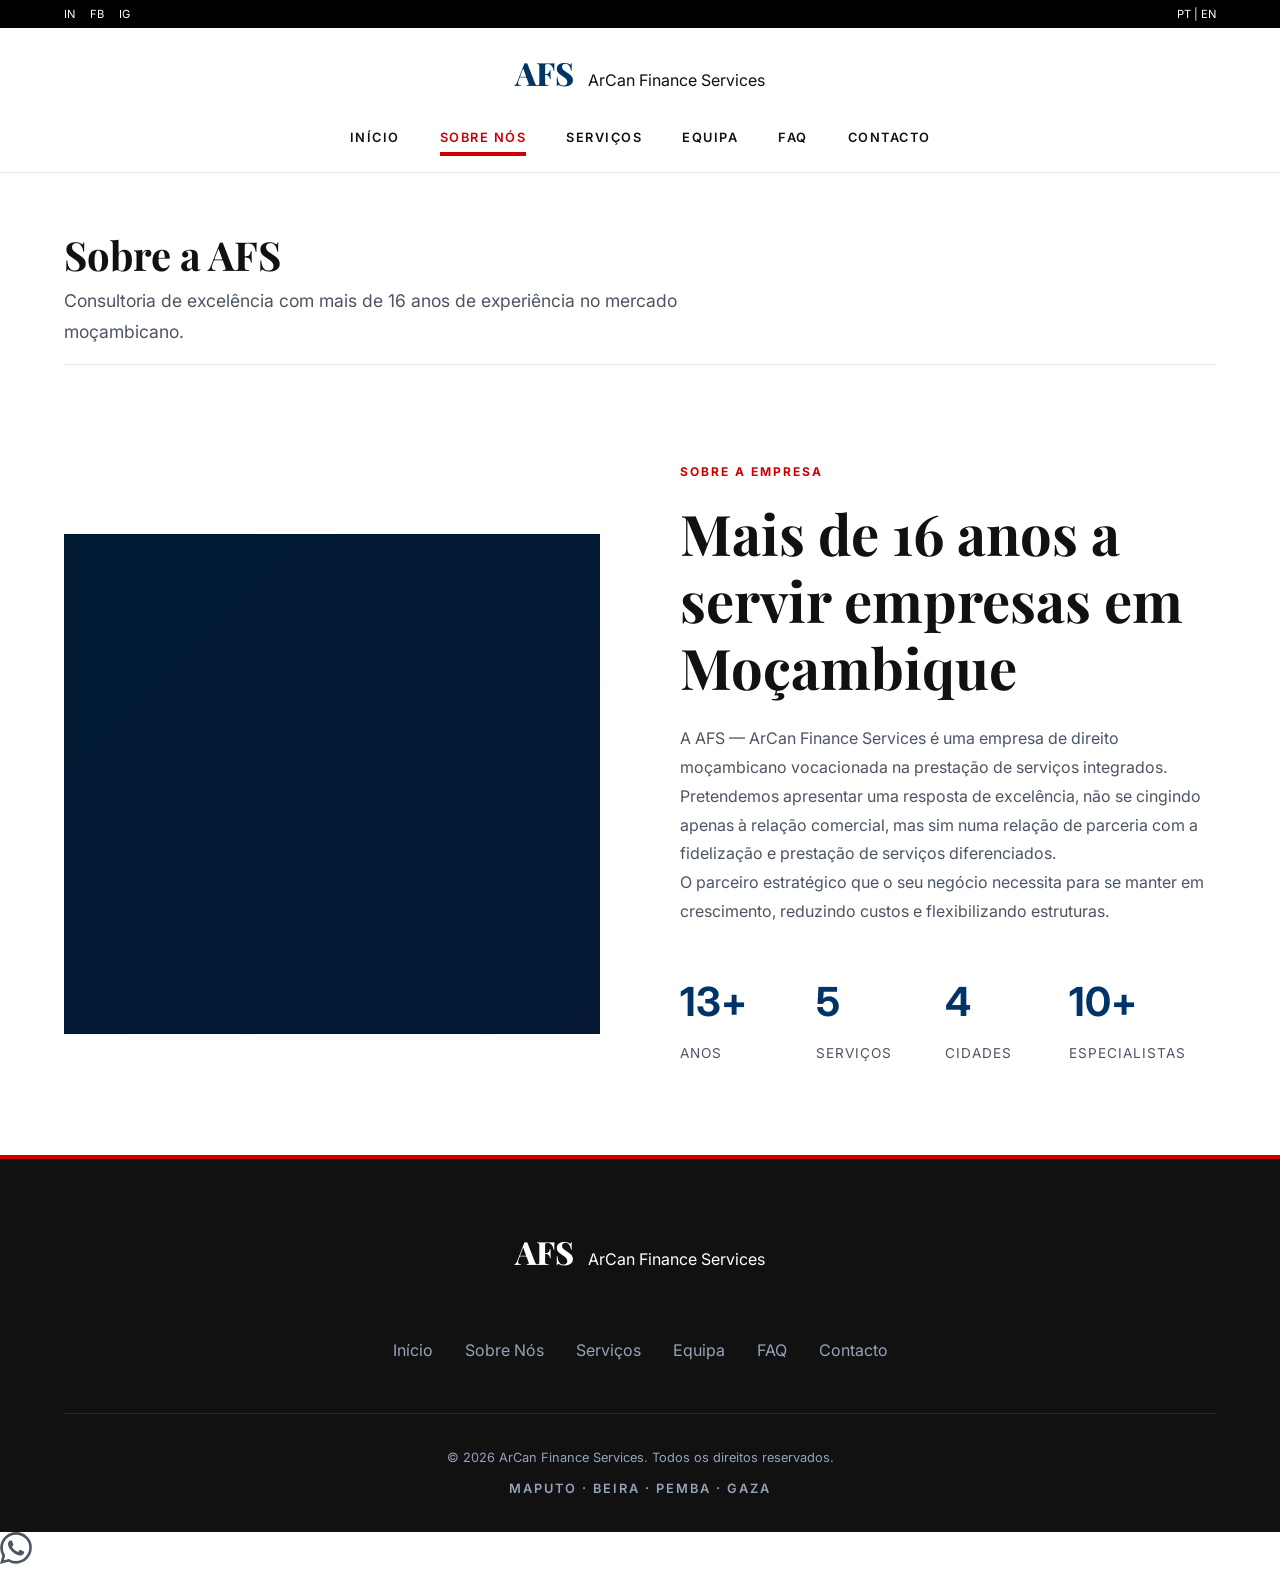
<file: sobre.html>
<!DOCTYPE html>
<html lang="pt-PT">
<head>
    <meta charset="UTF-8">
    <meta name="viewport" content="width=device-width, initial-scale=1.0">
    <title>Sobre Nós | AFS — ArCan Finance Services</title>
    <meta name="description" content="Saiba mais sobre a AFS, uma empresa de consultoria financeira com mais de 16 anos de experiência em Moçambique.">
    <link rel="preconnect" href="https://fonts.googleapis.com">
    <link rel="preconnect" href="https://fonts.gstatic.com" crossorigin>
    <link href="https://fonts.googleapis.com/css2?family=Inter:wght@300;400;500;600;700;800&family=Playfair+Display:wght@600;700;800&display=swap" rel="stylesheet">
    <link rel="stylesheet" href="styles-v31.css">
</head>
<body>

    <!-- TOP BAR -->
    <div class="top-bar">
        <div class="container top-bar-content">
            <div class="social-links">
                <a href="#" aria-label="LinkedIn">IN</a>
                <a href="#" aria-label="Facebook">FB</a>
                <a href="#" aria-label="Instagram">IG</a>
            </div>
            <div class="lang-selector">
                <span>PT</span> | <a href="#">EN</a>
            </div>
        </div>
    </div>

    <!-- NAVIGATION -->
    <nav class="navbar" id="navbar">
        <div class="container">
            <div class="nav-logo">
                <a href="index.html">
                    <span class="logo-main">AFS</span>
                    <span class="logo-sub">ArCan Finance Services</span>
                </a>
            </div>
            <div class="nav-links">
                <a href="index.html" class="nav-link">Início</a>
                <a href="sobre.html" class="nav-link active">Sobre Nós</a>
                <a href="servicos.html" class="nav-link">Serviços</a>
                <a href="equipa.html" class="nav-link">Equipa</a>
                <a href="faq.html" class="nav-link">FAQ</a>
                <a href="contacto.html" class="nav-link">Contacto</a>
            </div>
            <div class="mobile-nav-toggle" id="hamburger">
                <span class="go-to-text">Go to...</span>
                <div class="hamburger-icon">
                    <span></span>
                    <span></span>
                    <span></span>
                </div>
            </div>
        </div>
        <div class="mobile-menu" id="mobile-menu">
            <div class="container">
                <div class="mobile-links">
                    <a href="index.html" class="mobile-link">Início</a>
                    <a href="sobre.html" class="mobile-link">Sobre Nós</a>
                    <a href="servicos.html" class="mobile-link">Serviços</a>
                    <a href="equipa.html" class="mobile-link">Equipa</a>
                    <a href="faq.html" class="mobile-link">FAQ</a>
                    <a href="contacto.html" class="mobile-link">Contacto</a>
                </div>
            </div>
        </div>
    </nav>

    <main>
        <div class="container">
            <div class="page-intro fade-in">
                <h1>Sobre a AFS</h1>
                <p>Consultoria de excelência com mais de 16 anos de experiência no mercado moçambicano.</p>
            </div>
        </div>

        <!-- SECTION: SOBRE NÓS -->
        <section id="sobre" class="section-white">
            <div class="container">
                <div class="grid-2">
                    <div class="sobre-img-box fade-in">
                        <!-- CSS Gradient Pattern -->
                    </div>
                    <div class="sobre-content fade-in">
                        <span class="overline">Sobre a Empresa</span>
                        <h2>Mais de 16 anos a servir empresas em Moçambique</h2>
                        <p>A AFS — ArCan Finance Services é uma empresa de direito moçambicano vocacionada na prestação de serviços integrados. Pretendemos apresentar uma resposta de excelência, não se cingindo apenas à relação comercial, mas sim numa relação de parceria com a fidelização e prestação de serviços diferenciados.</p>
                        <p>O parceiro estratégico que o seu negócio necessita para se manter em crescimento, reduzindo custos e flexibilizando estruturas.</p>
                        
                        <div class="stats-row">
                            <div class="stat-item">
                                <span class="stat-num" data-target="16">0</span><span class="stat-suffix">+</span>
                                <span class="stat-lab">Anos</span>
                            </div>
                            <div class="stat-item">
                                <span class="stat-num" data-target="5">0</span>
                                <span class="stat-lab">Serviços</span>
                            </div>
                            <div class="stat-item">
                                <span class="stat-num" data-target="4">0</span>
                                <span class="stat-lab">Cidades</span>
                            </div>
                            <div class="stat-item">
                                <span class="stat-num" data-target="10">0</span><span class="stat-suffix">+</span>
                                <span class="stat-lab">Especialistas</span>
                            </div>
                        </div>
                    </div>
                </div>
            </div>
        </section>
    </main>

    <!-- FOOTER -->
    <footer class="footer">
        <div class="container">
            <div class="footer-content">
                <div class="nav-logo">
                    <a href="index.html">
                        <span class="logo-main" style="color: white;">AFS</span>
                        <span class="logo-sub" style="color: white;">ArCan Finance Services</span>
                    </a>
                </div>
                <div class="footer-links">
                    <a href="index.html">Início</a>
                    <a href="sobre.html">Sobre Nós</a>
                    <a href="servicos.html">Serviços</a>
                    <a href="equipa.html">Equipa</a>
                    <a href="faq.html">FAQ</a>
                    <a href="contacto.html">Contacto</a>
                </div>
            </div>
            <div class="footer-bottom">
                <p>&copy; 2026 ArCan Finance Services. Todos os direitos reservados.</p>
                <p style="margin-top: 0.5rem; letter-spacing: 2px; font-weight: 600;">MAPUTO · BEIRA · PEMBA · GAZA</p>
            </div>
        </div>
    </footer>

    <a href="https://wa.me/258875336331" class="wa-float" id="whatsapp-btn" target="_blank">
        <svg viewBox="0 0 24 24" width="32" height="32" fill="currentColor">
            <path d="M17.472 14.382c-.297-.149-1.758-.867-2.03-.967-.273-.099-.471-.148-.67.15-.197.297-.767.966-.94 1.164-.173.199-.347.223-.644.075-.297-.15-1.255-.463-2.39-1.475-.883-.788-1.48-1.761-1.653-2.059-.173-.297-.018-.458.13-.606.134-.133.298-.347.446-.52.149-.174.198-.298.298-.497.099-.198.05-.371-.025-.52-.075-.149-.669-1.612-.916-2.207-.242-.579-.487-.5-.669-.51-.173-.008-.371-.01-.57-.01-.198 0-.52.074-.792.372-.272.297-1.04 1.016-1.04 2.479 0 1.462 1.065 2.875 1.213 3.074.149.198 2.096 3.2 5.077 4.487.709.306 1.262.489 1.694.625.712.227 1.36.195 1.871.118.571-.085 1.758-.719 2.006-1.413.248-.694.248-1.289.173-1.413-.074-.124-.272-.198-.57-.347m-5.421 7.403h-.004a9.87 9.87 0 01-5.031-1.378l-.361-.214-3.741.982.998-3.648-.235-.374a9.86 9.86 0 01-1.51-5.26c.001-5.45 4.436-9.884 9.888-9.884 2.64 0 5.122 1.03 6.988 2.898a9.825 9.825 0 012.893 6.994c-.003 5.45-4.437 9.884-9.885 9.884m8.413-18.297A11.815 11.815 0 0012.05 0C5.495 0 .16 5.335.157 11.892c0 2.096.547 4.142 1.588 5.945L0 24l6.335-1.662c1.72.938 3.659 1.435 5.631 1.435h.008c6.554 0 11.89-5.335 11.893-11.893a11.821 11.821 0 00-3.48-8.413Z"/>
        </svg>
    </a>

    <script src="script-v31.js"></script>
</body>
</html>
</file>
<file: styles-v31.css>
/* 
   AFS — ArCan Finance Services
   Design Reference: Editorial Minimalist (inspired by Interslab)
   ========================================================================== */

:root {
    /* Colors */
    --c-white: #FFFFFF;
    --c-black: #111111;
    --c-gray-text: #4B5563;
    --c-navy: #003366;
    --c-red: #CC0000;
    --c-border: #E5E7EB;
    --c-bg-alt: #F9FAFB;
    --c-topbar: #000000;

    /* Fonts */
    --font-heading: 'Playfair Display', serif;
    --font-body: 'Inter', sans-serif;

    /* Spacing */
    --section-padding-top: 4rem;
    --section-padding-bottom: 3rem;
    --container-max: 1200px;
    --z-nav: 1000;
}

/* ==========================================================================
   RESET & BASE
   ========================================================================== */
*, *::before, *::after {
    box-sizing: border-box;
    margin: 0;
    padding: 0;
}

html {
    scroll-behavior: smooth;
    font-size: 16px;
}

body {
    font-family: var(--font-body);
    color: var(--c-gray-text);
    background-color: var(--c-white);
    line-height: 1.8;
    overflow-x: hidden;
    -webkit-font-smoothing: antialiased;
}

a {
    text-decoration: none;
    color: inherit;
    transition: all 0.3s ease;
}

ul {
    list-style: none;
}

img {
    max-width: 100%;
    display: block;
}

/* ==========================================================================
   TYPOGRAPHY
   ========================================================================== */
h1, h2, h3, h4, h5, h6 {
    font-family: var(--font-heading);
    color: var(--c-black);
    line-height: 1.2;
    margin-bottom: 1.5rem;
}

h2 {
    font-size: clamp(2rem, 5vw, 3.5rem);
    font-weight: 700;
}

.text-navy { color: var(--c-navy); }
.text-red { color: var(--c-red); }
.text-black { color: var(--c-black); }

.overline {
    display: block;
    text-transform: uppercase;
    font-size: 0.75rem;
    letter-spacing: 2px;
    color: var(--c-red);
    font-weight: 700;
    margin-bottom: 1rem;
    font-family: var(--font-body);
}

/* ==========================================================================
   LAYOUT
   ========================================================================== */
.container {
    width: 100%;
    max-width: var(--container-max);
    margin: 0 auto;
    padding: 0 1.5rem;
}

section {
    padding: var(--section-padding-top) 0 var(--section-padding-bottom);
}

.section-alt {
    background-color: var(--c-bg-alt);
}

.grid-2 {
    display: grid;
    grid-template-columns: 1fr;
    gap: 3rem;
}

@media (min-width: 992px) {
    .grid-2 {
        grid-template-columns: 1fr 1fr;
        gap: 5rem;
        align-items: center;
    }
}

/* ==========================================================================
   TOP BAR & NAVIGATION
   ========================================================================== */
.top-bar {
    background-color: var(--c-topbar);
    color: white;
    padding: 4px 0;
    font-size: 0.7rem;
}

.top-bar-content {
    display: flex;
    justify-content: space-between;
    align-items: center;
}

.social-links {
    display: flex;
    gap: 15px;
}

.social-links a:hover {
    color: var(--c-red);
}

.navbar {
    background-color: var(--c-white);
    padding: 1rem 0;
    transition: all 0.3s ease;
    border-bottom: 1px solid transparent;
    position: relative;
    z-index: var(--z-nav);
}

.navbar.sticky {
    position: fixed;
    top: 0;
    left: 0;
    width: 100%;
    padding: 1rem 0;
    border-bottom: 1px solid var(--c-border);
    box-shadow: 0 2px 10px rgba(0,0,0,0.02);
}

.nav-logo {
    text-align: center;
    margin-bottom: 1.5rem;
}

.logo-main {
    font-family: var(--font-heading);
    font-size: 2rem;
    font-weight: 800;
    color: var(--c-navy);
}

.logo-sub {
    font-size: 1rem;
    color: var(--c-black);
    margin-left: 10px;
    font-weight: 400;
}

.nav-links {
    display: flex;
    justify-content: center;
    gap: 2.5rem;
}

.nav-link {
    font-size: 0.8rem;
    font-weight: 600;
    text-transform: uppercase;
    letter-spacing: 1.5px;
    color: var(--c-black);
    position: relative;
    padding-bottom: 5px;
}

.nav-link::after {
    content: '';
    position: absolute;
    bottom: 0;
    left: 0;
    width: 0;
    height: 2px;
    background-color: var(--c-red);
    transition: width 0.3s ease;
}

.nav-link:hover::after, .nav-link.active::after {
    width: 100%;
}

.nav-link.active {
    color: var(--c-red);
}

/* Mobile Nav */
.mobile-nav-toggle {
    display: none;
    cursor: pointer;
    background-color: var(--c-white);
    border: 1px solid var(--c-border);
    padding: 0.75rem 1rem;
    width: 100%;
    justify-content: space-between;
    align-items: center;
    margin-top: 1rem;
}

.go-to-text {
    font-size: 0.9rem;
    color: var(--c-gray-text);
    font-weight: 500;
}

.hamburger-icon {
    display: flex;
    flex-direction: column;
    gap: 4px;
}

.hamburger-icon span {
    width: 20px;
    height: 2px;
    background-color: var(--c-black);
    display: block;
}

.mobile-menu {
    position: absolute;
    top: 100%;
    left: 0;
    width: 100%;
    background-color: var(--c-white);
    border-bottom: 1px solid var(--c-border);
    max-height: 0;
    overflow: hidden;
    transition: max-height 0.4s ease-in-out;
    box-shadow: 0 10px 20px rgba(0,0,0,0.05);
}

.mobile-menu.active {
    max-height: 100vh;
}

.mobile-links {
    display: flex;
    flex-direction: column;
    padding: 1rem 0;
}

.mobile-link {
    font-size: 0.9rem;
    font-weight: 600;
    text-transform: uppercase;
    letter-spacing: 1px;
    padding: 1.25rem 1.5rem;
    border-bottom: 1px solid #F3F4F6;
    color: var(--c-black);
}

.mobile-link:last-child {
    border-bottom: none;
}

@media (max-width: 991px) {
    .nav-links {
        display: none;
    }
    .mobile-nav-toggle {
        display: flex;
    }
    .nav-logo {
        text-align: center;
        margin-bottom: 0;
    }
    .navbar .container {
        flex-direction: column;
    }
    .navbar {
        padding: 1.5rem 0;
    }
}

/* ==========================================================================
   HERO SLIDER
   ========================================================================== */
.hero-slider {
    position: relative;
    width: 100%;
    height: 80vh;
    overflow: hidden;
}

@media (max-width: 767px) {
    .hero-slider { height: 60vh; }
}

.slide {
    position: absolute;
    top: 0;
    left: 0;
    width: 100%;
    height: 100%;
    opacity: 0;
    transition: opacity 0.8s ease;
    display: flex;
    align-items: flex-end;
    padding-bottom: 4rem;
}

.slide.active {
    opacity: 1;
}

/* Gradients for slides */
.slide-1 { background: linear-gradient(135deg, #001A33 0%, #051937 100%); }
.slide-2 { background: linear-gradient(135deg, #051937 0%, #1a1a1a 100%); }
.slide-3 { background: linear-gradient(135deg, #1a1a1a 0%, #001A33 100%); }

.slide-label {
    background-color: rgba(255, 255, 255, 0.1);
    backdrop-filter: blur(5px);
    color: var(--c-white);
    padding: 1.5rem 2.5rem;
    font-family: var(--font-heading);
    font-size: 1.5rem;
    border-left: 4px solid var(--c-red);
}

.slider-nav {
    position: absolute;
    bottom: 2rem;
    right: 2rem;
    display: flex;
    gap: 1rem;
    z-index: 10;
}

.dot {
    width: 10px;
    height: 10px;
    background-color: rgba(255,255,255,0.3);
    border-radius: 50%;
    cursor: pointer;
}

.dot.active {
    background-color: var(--c-red);
}

/* ==========================================================================
   SECTIONS
   ========================================================================== */

/* Intro */
.intro-block {
    text-align: center;
    max-width: 900px;
    margin: 0 auto;
}

.intro-text {
    font-size: clamp(1.2rem, 2.5vw, 1.8rem);
    color: var(--c-black);
    line-height: 1.6;
    font-weight: 500;
}

.service-links {
    margin-top: 3rem;
    display: flex;
    justify-content: center;
    flex-wrap: wrap;
    gap: 1.5rem;
}

.service-link {
    font-weight: 700;
    color: var(--c-navy);
    border-bottom: 1px solid var(--c-navy);
    padding-bottom: 2px;
}

/* Sobre */
.sobre-img-box {
    width: 100%;
    height: 500px;
    background: linear-gradient(135deg, #001A33 0%, #051937 100%);
    position: relative;
}

.stats-row {
    display: flex;
    gap: 3rem;
    margin: 2.5rem 0;
}

.stat-num {
    font-size: 2.5rem;
    font-weight: 700;
    color: var(--c-navy);
    display: block;
}

.stat-lab {
    font-size: 0.85rem;
    text-transform: uppercase;
    letter-spacing: 1px;
}

.cta-link {
    color: var(--c-red);
    font-weight: 700;
    display: inline-flex;
    align-items: center;
    gap: 8px;
}

/* Serviços Grid */
.services-grid {
    display: grid;
    grid-template-columns: repeat(auto-fit, minmax(300px, 1fr));
    gap: 2rem;
}

.service-card {
    background-color: var(--c-white);
    border: 1px solid var(--c-border);
    padding: 2.5rem;
    border-top: 3px solid var(--c-red);
    transition: border-color 0.3s ease;
}

.service-card:hover {
    border-color: var(--c-navy);
}

.card-icon {
    width: 32px;
    height: 32px;
    color: var(--c-navy);
    margin-bottom: 1.5rem;
}

.card-list {
    margin: 1.5rem 0;
}

.card-list li {
    font-size: 0.95rem;
    margin-bottom: 0.5rem;
}

/* Pillars */
.pillars-row {
    display: grid;
    grid-template-columns: repeat(auto-fit, minmax(200px, 1fr));
    gap: 2rem;
    margin-top: 4rem;
}

.pillar-item {
    position: relative;
    padding-top: 2rem;
}

.pillar-num {
    position: absolute;
    top: 0;
    left: 0;
    font-size: 5rem;
    font-weight: 900;
    color: #F3F4F6;
    line-height: 1;
    z-index: -1;
}

.pillar-title {
    font-weight: 700;
    color: var(--c-black);
    margin-bottom: 0.75rem;
    display: block;
}

/* FAQ */
.faq-header {
    background-color: #F3F4F6;
    padding: 4rem 0;
    text-align: center;
}

.breadcrumb {
    font-size: 0.8rem;
    color: #64748B;
    margin-top: 1rem;
}

.faq-container {
    max-width: 800px;
    margin: 4rem auto;
}

.faq-item {
    margin-bottom: 3rem;
}

.faq-item h4 {
    font-family: var(--font-body);
    font-weight: 700;
    font-size: 1.1rem;
    margin-bottom: 0.75rem;
}

/* Contacto */
.contact-grid {
    display: grid;
    grid-template-columns: 1fr;
    gap: 4rem;
}

@media (min-width: 992px) {
    .contact-grid {
        grid-template-columns: 1fr 1.5fr;
    }
}

.form-group {
    margin-bottom: 1.5rem;
}

input, select, textarea {
    width: 100%;
    padding: 1rem;
    border: 1px solid var(--c-border);
    font-family: var(--font-body);
    font-size: 0.95rem;
    outline: none;
    transition: border-color 0.2s ease;
}

input:focus, textarea:focus {
    border-color: var(--c-navy);
}

.btn-submit {
    background-color: var(--c-navy);
    color: var(--c-white);
    padding: 1rem 3rem;
    border: none;
    font-weight: 700;
    cursor: pointer;
    text-transform: uppercase;
    letter-spacing: 1px;
}

/* Footer */
.footer {
    background-color: #111111;
    color: #94A3B8;
    padding: 4rem 0 2rem;
    border-top: 4px solid var(--c-red);
}

.footer-content {
    display: flex;
    flex-direction: column;
    align-items: center;
    gap: 2rem;
}

.footer-links {
    display: flex;
    gap: 2rem;
    flex-wrap: wrap;
    justify-content: center;
}

.footer-links a:hover {
    color: var(--c-white);
}

.footer-bottom {
    margin-top: 3rem;
    padding-top: 2rem;
    border-top: 1px solid rgba(255,255,255,0.1);
    text-align: center;
    font-size: 0.8rem;
}

/* ==========================================================================
   ANIMATIONS
   ========================================================================== */
.fade-in {
    opacity: 0;
    transform: translateY(20px);
    transition: opacity 0.5s ease-out, transform 0.5s ease-out;
}

.fade-in.visible {
    opacity: 1;
    transform: translateY(0);
}

/* Hide Banner explicitly to fix cache issues */
.subpage-banner {
    display: none !important;
}

/* Subpage Active Link adjustment */
.nav-link.active {
    border-bottom: 2px solid var(--c-red);
}

/* Compact Page Intro */
.page-intro {
    padding: 3.75rem 0 1rem;
    border-bottom: 1px solid var(--c-border);
    margin-bottom: 2rem;
}
.page-intro h1 {
    font-size: 2.5rem;
    margin-bottom: 0.5rem;
    line-height: 1.1;
}
.page-intro p {
    font-size: 1.1rem;
    color: var(--c-gray-text);
    max-width: 700px;
}

/* Mobile Services Grid: 2 Columns */
@media (max-width: 767px) {
    .services-grid {
        grid-template-columns: 1fr 1fr;
        gap: 1rem;
    }
    .service-card {
        padding: 1.5rem 1rem;
        border-top-width: 2px;
    }
    .service-card h3 {
        font-size: 1rem;
        margin-bottom: 1rem;
    }
    .card-list {
        margin: 0.5rem 0;
    }
    .card-list li {
        font-size: 0.75rem;
        line-height: 1.4;
        margin-bottom: 0.5rem;
    }
    .card-icon {
        width: 24px;
        height: 24px;
        margin-bottom: 1rem;
    }
}

/* Center all Pillars on Mobile */
@media (max-width: 767px) {
    .pillars-row {
        grid-template-columns: 1fr 1fr;
        gap: 2rem 1rem;
    }
    .pillar-item {
        text-align: center;
        margin: 0 auto;
    }
    .pillar-item .pillar-num {
        left: 50%;
        transform: translateX(-50%);
    }
    .pillar-item:nth-child(5) {
        grid-column: span 2;
        max-width: 280px;
    }
}

/* Stats & Counter Animation Styles */
.stat-num, .stat-suffix {
    display: inline-block;
    font-size: 2.5rem;
    font-weight: 700;
    color: var(--c-navy);
    font-family: var(--font-body);
}

@media (max-width: 767px) {
    .stats-row {
        display: grid !important;
        grid-template-columns: 1fr 1fr;
        gap: 2rem;
        text-align: center;
    }
    .stat-item {
        margin-bottom: 0;
    }
}

/* Horizontal Team Scroll */
#equipa {
    padding: 3rem 0;
}

.team-grid-editorial {
    display: flex;
    gap: 2.5rem;
    overflow-x: auto;
    padding-bottom: 2rem;
    scroll-snap-type: x mandatory;
    margin-top: 2rem;
    -webkit-overflow-scrolling: touch;
}

.team-grid-editorial::-webkit-scrollbar {
    height: 4px;
}

.team-grid-editorial::-webkit-scrollbar-thumb {
    background: var(--c-border);
    border-radius: 10px;
}

.team-member-editorial {
    flex: 0 0 180px;
    scroll-snap-align: start;
    text-align: center;
}

.member-image {
    width: 140px;
    height: 140px;
    margin: 0 auto 1rem;
    overflow: hidden;
    background-color: var(--c-bg-alt);
    border: 1px solid var(--c-border);
    border-radius: 4px;
}

.member-image img {
    width: 100%;
    height: 100%;
    object-fit: cover;
}

.member-role {
    display: block;
    color: var(--c-red);
    font-weight: 700;
    font-size: 0.75rem;
    text-transform: uppercase;
    letter-spacing: 1px;
    margin-top: 0.25rem;
}
</file>
